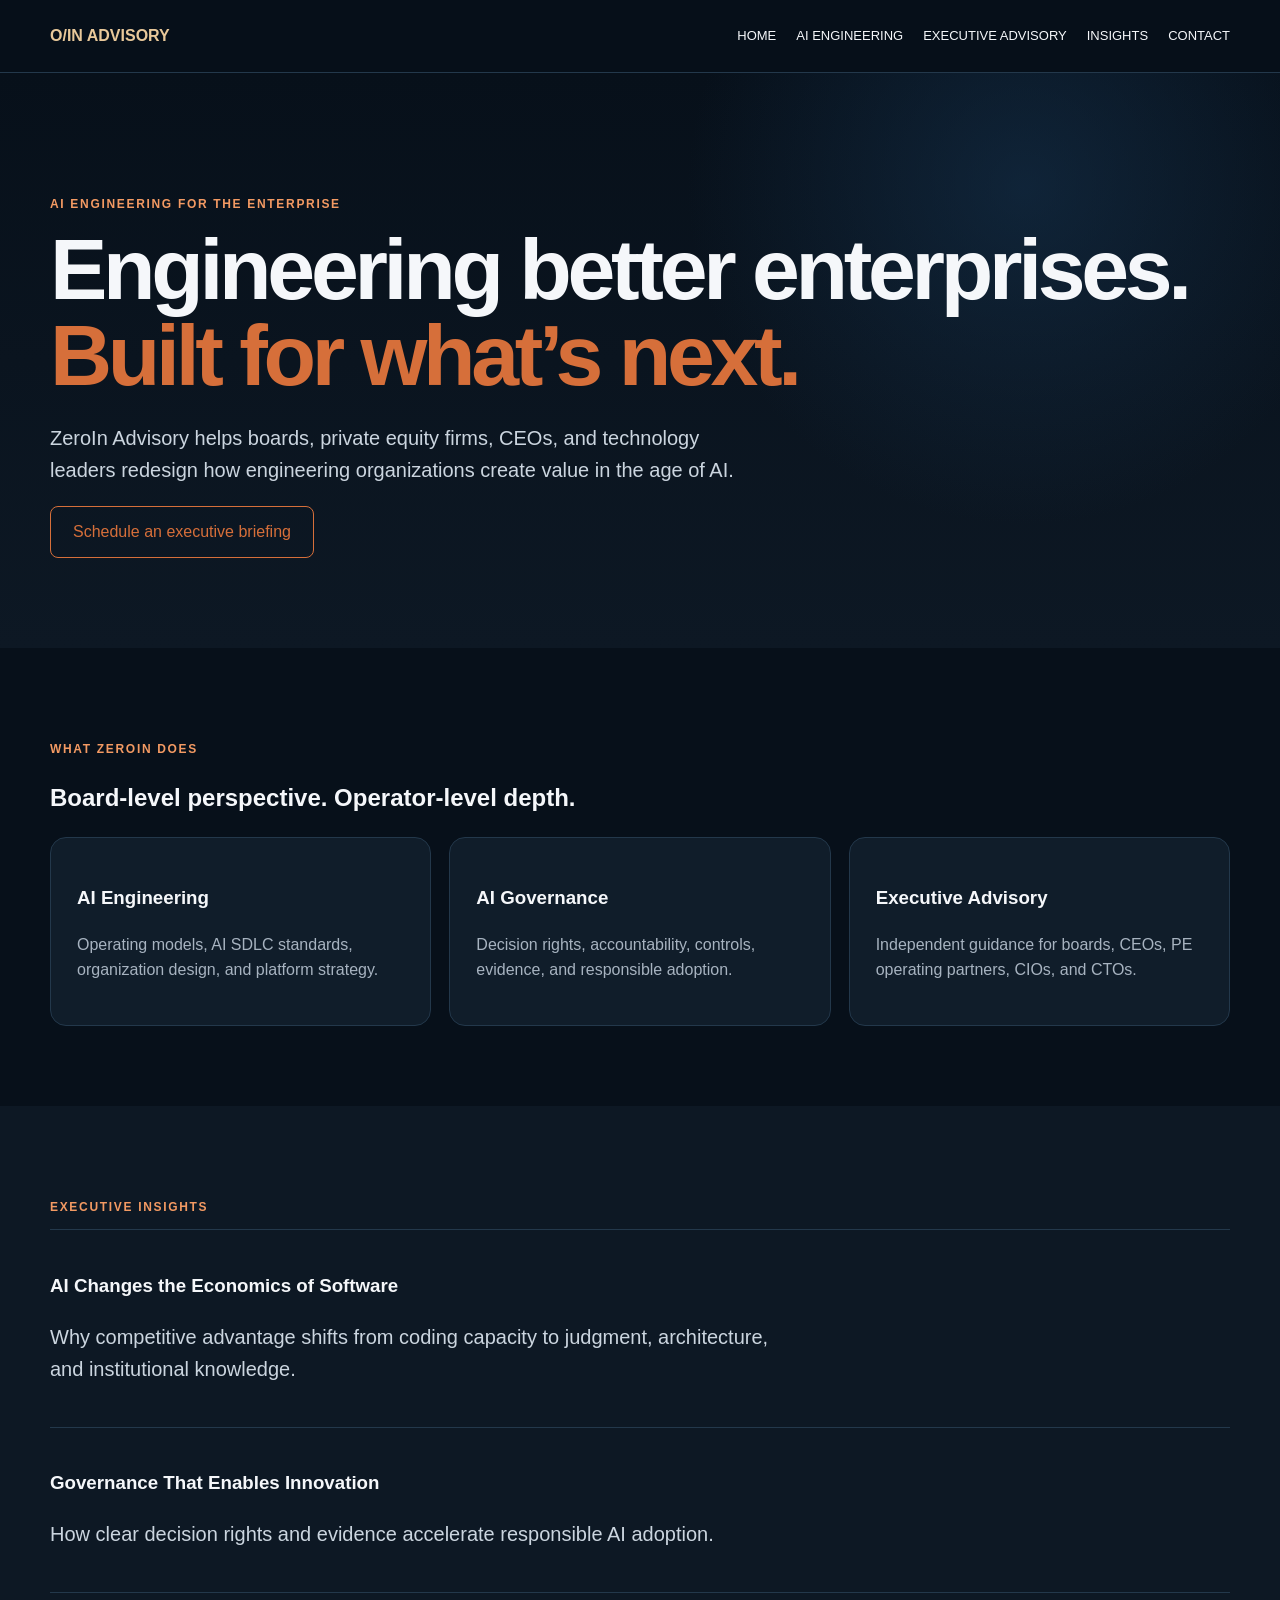
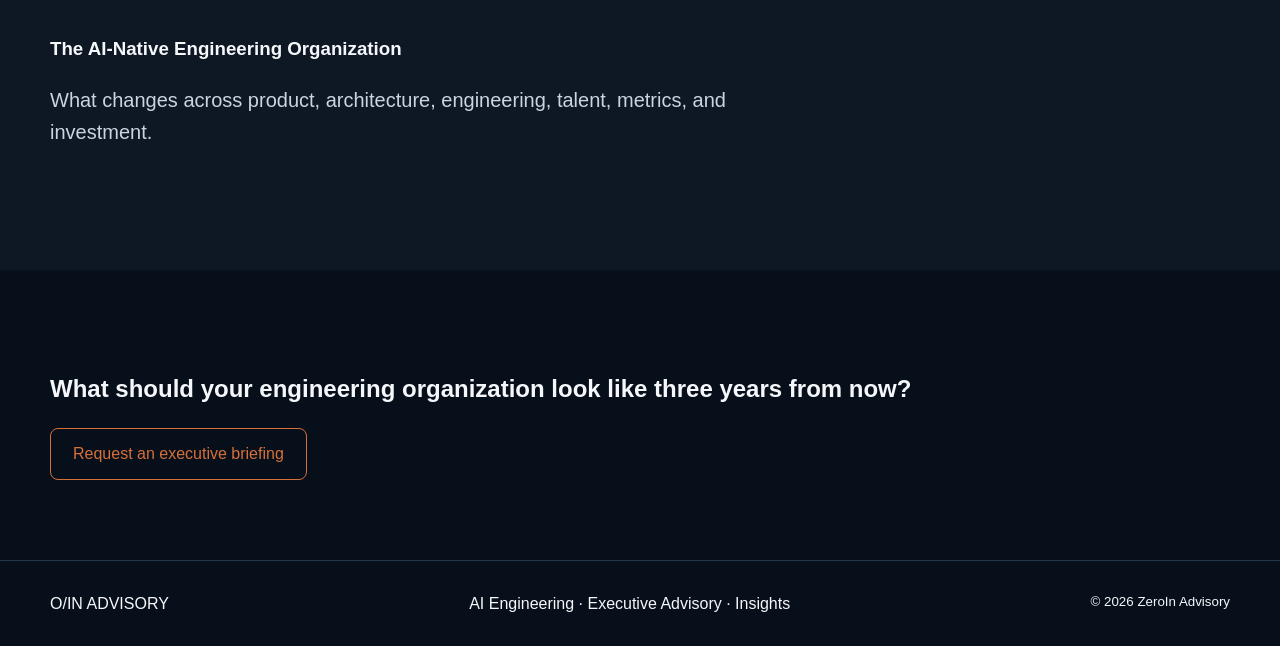
<file: index.html>
<!doctype html><html lang="en"><head><meta charset="utf-8"><meta name="viewport" content="width=device-width,initial-scale=1"><title>Home | ZeroIn Advisory</title><meta name="description" content="ZeroIn Advisory helps boards and executive teams build AI-native engineering operating models."><link rel="stylesheet" href="assets/styles.css"></head><body><header><div class="wrap nav"><a class="logo" href="index.html">O/IN ADVISORY</a><nav class="links"><a href="index.html">Home</a><a href="ai-engineering.html">AI Engineering</a><a href="advisory.html">Executive Advisory</a><a href="insights.html">Insights</a><a href="contact.html">Contact</a></nav></div></header><main>
<section class="hero"><div class="wrap"><p class="eyebrow">AI Engineering for the Enterprise</p><h1>Engineering better enterprises.<br><span>Built for what’s next.</span></h1><p class="lead">ZeroIn Advisory helps boards, private equity firms, CEOs, and technology leaders redesign how engineering organizations create value in the age of AI.</p><a class="btn" href="contact.html">Schedule an executive briefing</a></div></section>
<section class="section"><div class="wrap"><p class="eyebrow">What ZeroIn does</p><h2>Board-level perspective. Operator-level depth.</h2><div class="cards"><div class="card"><h3>AI Engineering</h3><p>Operating models, AI SDLC standards, organization design, and platform strategy.</p></div><div class="card"><h3>AI Governance</h3><p>Decision rights, accountability, controls, evidence, and responsible adoption.</p></div><div class="card"><h3>Executive Advisory</h3><p>Independent guidance for boards, CEOs, PE operating partners, CIOs, and CTOs.</p></div></div></div></section>
<section class="section alt"><div class="wrap"><p class="eyebrow">Executive insights</p><div class="insight"><h3>AI Changes the Economics of Software</h3><p class="lead">Why competitive advantage shifts from coding capacity to judgment, architecture, and institutional knowledge.</p></div><div class="insight"><h3>Governance That Enables Innovation</h3><p class="lead">How clear decision rights and evidence accelerate responsible AI adoption.</p></div><div class="insight"><h3>The AI-Native Engineering Organization</h3><p class="lead">What changes across product, architecture, engineering, talent, metrics, and investment.</p></div></div></section>
<section class="section"><div class="wrap"><h2>What should your engineering organization look like three years from now?</h2><a class="btn" href="contact.html">Request an executive briefing</a></div></section>
</main><footer><div class="wrap foot"><div>O/IN ADVISORY</div><div>AI Engineering · Executive Advisory · Insights</div><small>© 2026 ZeroIn Advisory</small></div></footer><script src="assets/app.js"></script></body></html>
</file>
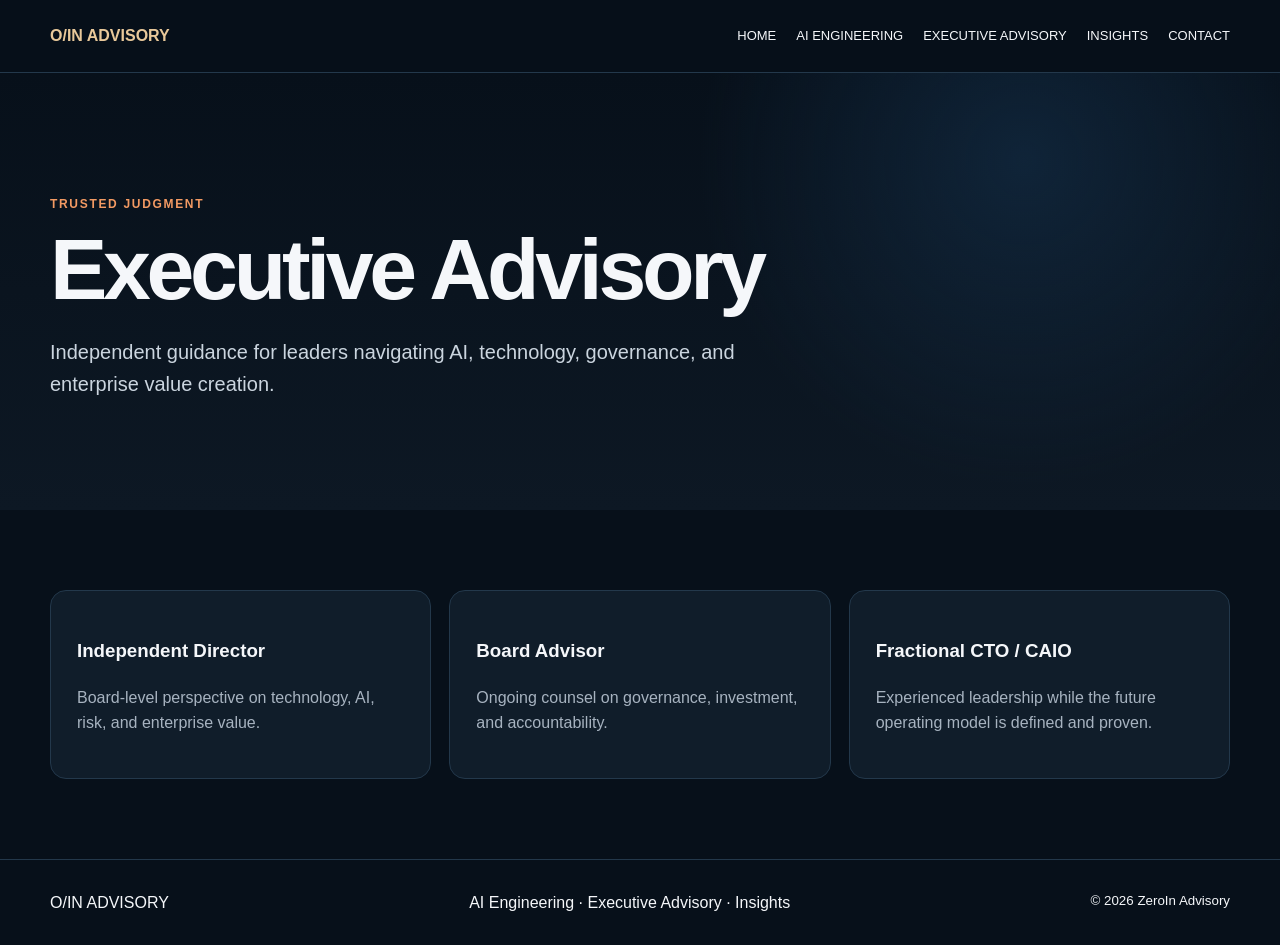
<file: advisory.html>
<!doctype html><html lang="en"><head><meta charset="utf-8"><meta name="viewport" content="width=device-width,initial-scale=1"><title>Executive Advisory | ZeroIn Advisory</title><meta name="description" content="Board, CEO, private equity, CIO, and CTO advisory."><link rel="stylesheet" href="assets/styles.css"></head><body><header><div class="wrap nav"><a class="logo" href="index.html">O/IN ADVISORY</a><nav class="links"><a href="index.html">Home</a><a href="ai-engineering.html">AI Engineering</a><a href="advisory.html">Executive Advisory</a><a href="insights.html">Insights</a><a href="contact.html">Contact</a></nav></div></header><main>
<section class="hero"><div class="wrap"><p class="eyebrow">Trusted judgment</p><h1>Executive Advisory</h1><p class="lead">Independent guidance for leaders navigating AI, technology, governance, and enterprise value creation.</p></div></section>
<section class="section"><div class="wrap cards"><div class="card"><h3>Independent Director</h3><p>Board-level perspective on technology, AI, risk, and enterprise value.</p></div><div class="card"><h3>Board Advisor</h3><p>Ongoing counsel on governance, investment, and accountability.</p></div><div class="card"><h3>Fractional CTO / CAIO</h3><p>Experienced leadership while the future operating model is defined and proven.</p></div></div></section>
</main><footer><div class="wrap foot"><div>O/IN ADVISORY</div><div>AI Engineering · Executive Advisory · Insights</div><small>© 2026 ZeroIn Advisory</small></div></footer><script src="assets/app.js"></script></body></html>
</file>
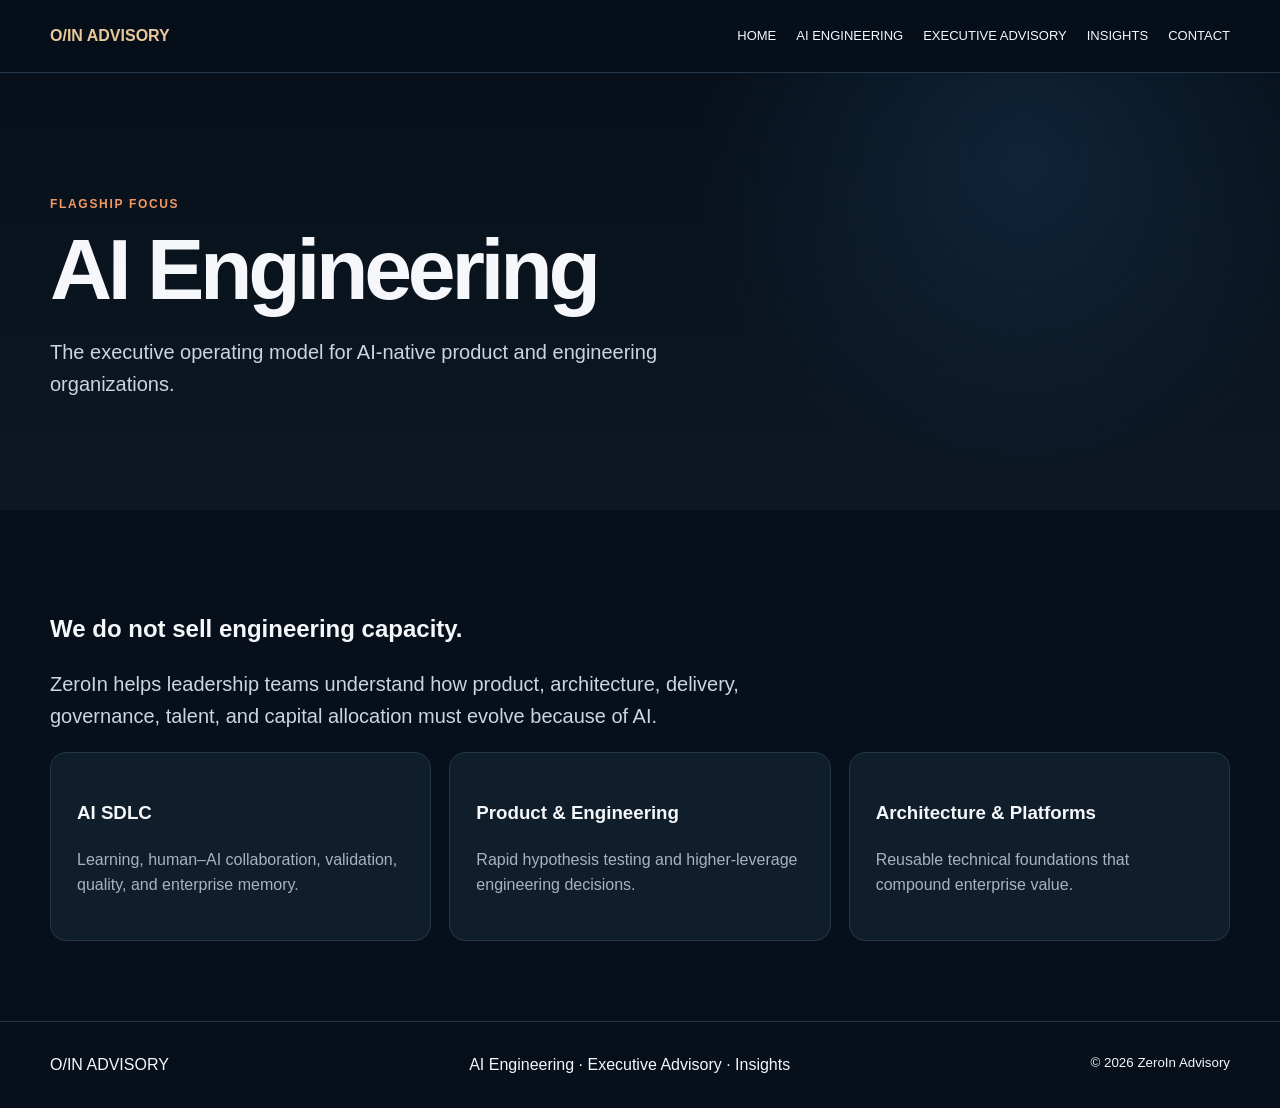
<file: ai-engineering.html>
<!doctype html><html lang="en"><head><meta charset="utf-8"><meta name="viewport" content="width=device-width,initial-scale=1"><title>AI Engineering | ZeroIn Advisory</title><meta name="description" content="Executive operating models for AI-native engineering organizations."><link rel="stylesheet" href="assets/styles.css"></head><body><header><div class="wrap nav"><a class="logo" href="index.html">O/IN ADVISORY</a><nav class="links"><a href="index.html">Home</a><a href="ai-engineering.html">AI Engineering</a><a href="advisory.html">Executive Advisory</a><a href="insights.html">Insights</a><a href="contact.html">Contact</a></nav></div></header><main>
<section class="hero"><div class="wrap"><p class="eyebrow">Flagship focus</p><h1>AI Engineering</h1><p class="lead">The executive operating model for AI-native product and engineering organizations.</p></div></section>
<section class="section"><div class="wrap"><h2>We do not sell engineering capacity.</h2><p class="lead">ZeroIn helps leadership teams understand how product, architecture, delivery, governance, talent, and capital allocation must evolve because of AI.</p><div class="cards"><div class="card"><h3>AI SDLC</h3><p>Learning, human–AI collaboration, validation, quality, and enterprise memory.</p></div><div class="card"><h3>Product & Engineering</h3><p>Rapid hypothesis testing and higher-leverage engineering decisions.</p></div><div class="card"><h3>Architecture & Platforms</h3><p>Reusable technical foundations that compound enterprise value.</p></div></div></div></section>
</main><footer><div class="wrap foot"><div>O/IN ADVISORY</div><div>AI Engineering · Executive Advisory · Insights</div><small>© 2026 ZeroIn Advisory</small></div></footer><script src="assets/app.js"></script></body></html>
</file>
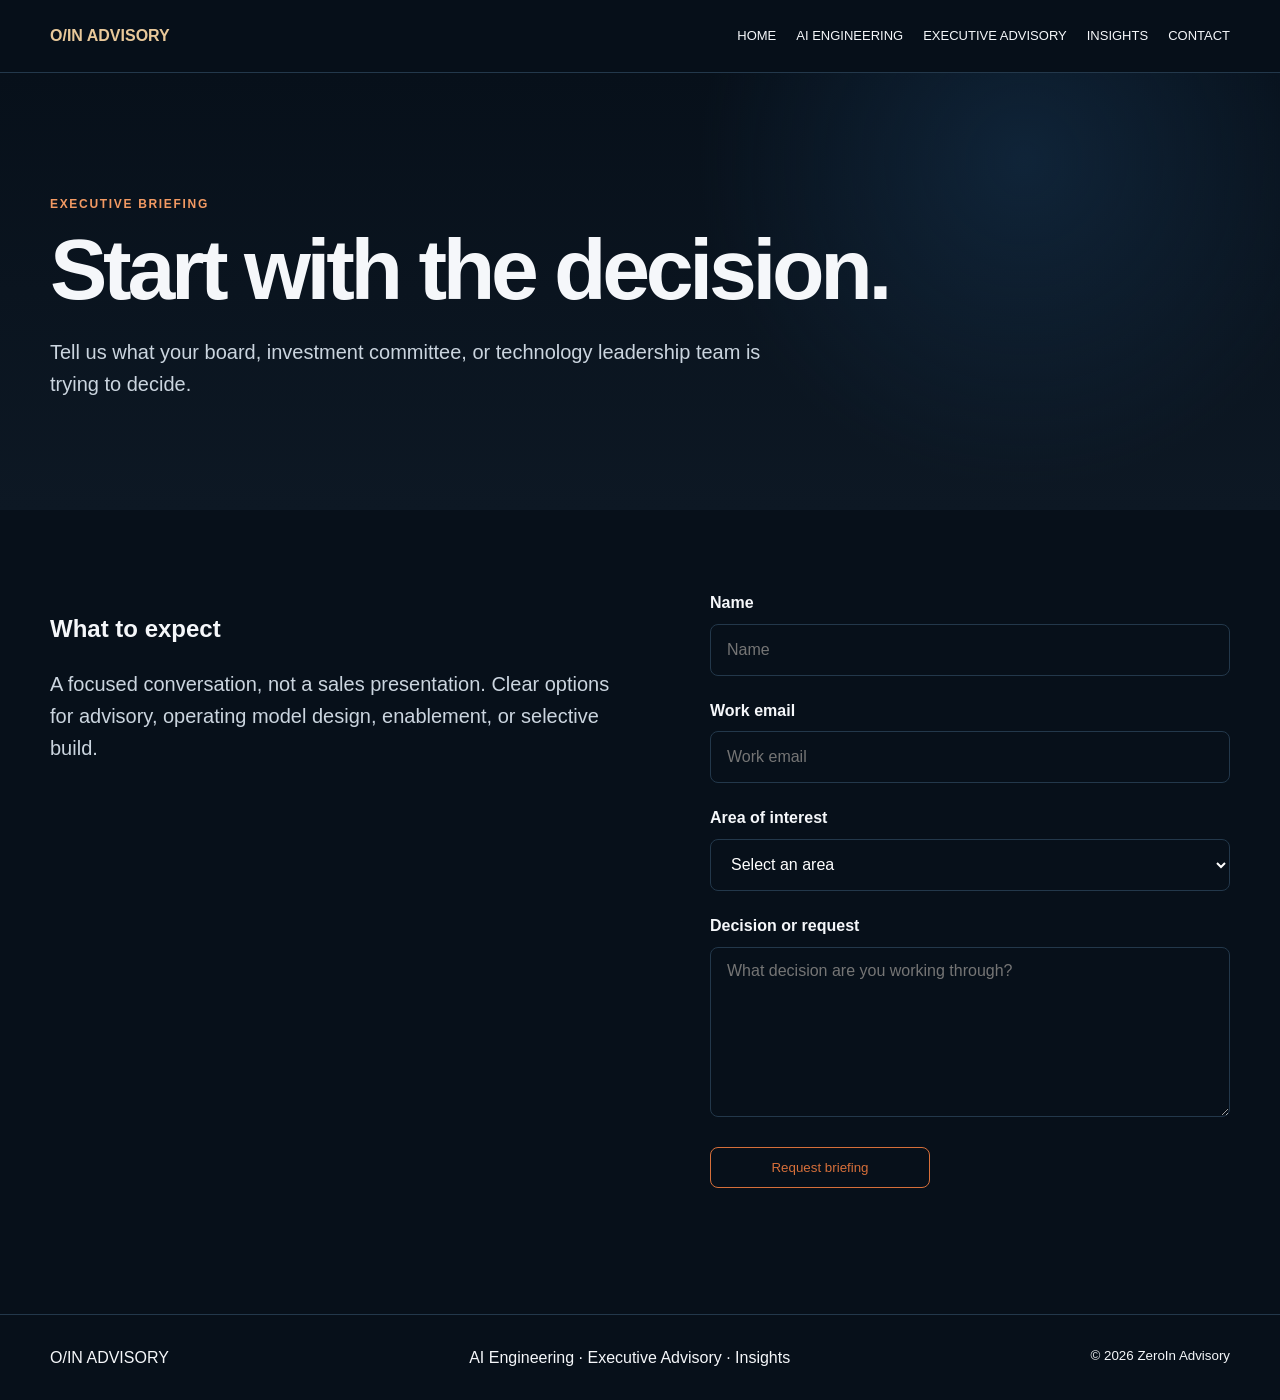
<file: contact.html>
<!doctype html><html lang="en"><head><meta charset="utf-8"><meta name="viewport" content="width=device-width,initial-scale=1"><title>Contact | ZeroIn Advisory</title><meta name="description" content="Request an executive briefing with ZeroIn Advisory."><link rel="stylesheet" href="assets/styles.css"></head><body><header><div class="wrap nav"><a class="logo" href="index.html">O/IN ADVISORY</a><nav class="links"><a href="index.html">Home</a><a href="ai-engineering.html">AI Engineering</a><a href="advisory.html">Executive Advisory</a><a href="insights.html">Insights</a><a href="contact.html">Contact</a></nav></div></header><main>
<section class="hero"><div class="wrap"><p class="eyebrow">Executive briefing</p><h1>Start with the decision.</h1><p class="lead">Tell us what your board, investment committee, or technology leadership team is trying to decide.</p></div></section>
<section class="section"><div class="wrap contact"><div><h2>What to expect</h2><p class="lead">A focused conversation, not a sales presentation. Clear options for advisory, operating model design, enablement, or selective build.</p></div>
<!--
  <iframe
  name="submission-target"
  id="submission-target"
  hidden>
</iframe>
-->
<form
  class="form"
  id="briefing-form"
  action="https://script.google.com/macros/s/AKfycby-zKa-VLjipCEHLWdJfUrLX9Qshz2bo6rupVFjxd7ooH4d45LhOku19qpNZHk7E7Ji/exec"
  method="POST">

  <label>
    Name<br>
    <input
      type="text"
      name="name"
      autocomplete="name"
      required
      placeholder="Name">
  </label>

  <label>
    Work email
    <input
      type="email"
      name="email"
      autocomplete="email"
      required
      placeholder="Work email">
  </label>

  <label>
    Area of interest
    <select name="service" required>
      <option value="" selected disabled>Select an area</option>
      <option value="AI Engineering">AI Engineering</option>
      <option value="AI Governance">AI Governance</option>
      <option value="Executive Advisory">Executive Advisory</option>
    </select>
  </label>

  <label>
    Decision or request
    <textarea
      name="request"
      required
      minlength="20"
      maxlength="3000"
      placeholder="What decision are you working through?"></textarea>
  </label>

  <!-- Honeypot: legitimate users should leave this empty -->
  <div class="form-trap" aria-hidden="true">
    <label>
      Company website
      <input
        type="text"
        name="website"
        tabindex="-1"
        autocomplete="off">
    </label>
  </div>

  <input type="hidden" name="source" value="ZeroIn Advisory website">

  <button class="btn" type="submit">Request briefing</button>

  <p id="form-status" role="status" aria-live="polite"></p>
</form>
</div></section>
</main><footer><div class="wrap foot"><div>O/IN ADVISORY</div><div>AI Engineering · Executive Advisory · Insights</div><small>© 2026 ZeroIn Advisory</small></div></footer>
<script src="assets/app.js?v=3"></script>
</body></html>
</file>
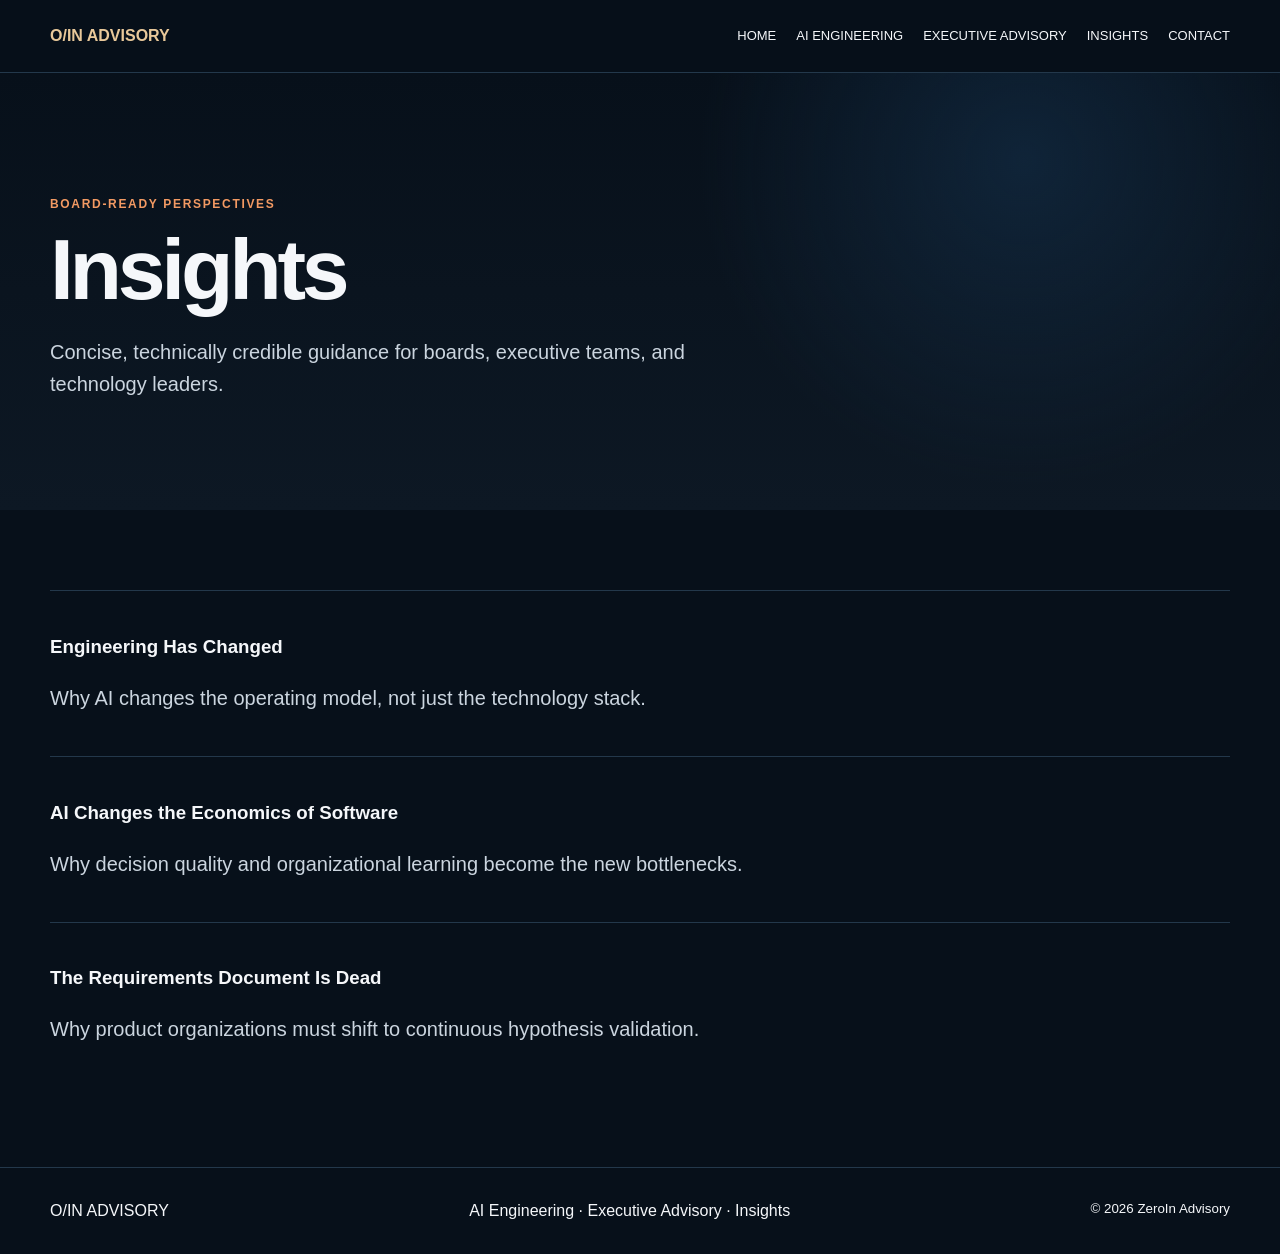
<file: insights.html>
<!doctype html><html lang="en"><head><meta charset="utf-8"><meta name="viewport" content="width=device-width,initial-scale=1"><title>Insights | ZeroIn Advisory</title><meta name="description" content="Board-ready insights on AI engineering and governance."><link rel="stylesheet" href="assets/styles.css"></head><body><header><div class="wrap nav"><a class="logo" href="index.html">O/IN ADVISORY</a><nav class="links"><a href="index.html">Home</a><a href="ai-engineering.html">AI Engineering</a><a href="advisory.html">Executive Advisory</a><a href="insights.html">Insights</a><a href="contact.html">Contact</a></nav></div></header><main>
<section class="hero"><div class="wrap"><p class="eyebrow">Board-ready perspectives</p><h1>Insights</h1><p class="lead">Concise, technically credible guidance for boards, executive teams, and technology leaders.</p></div></section>
<section class="section"><div class="wrap"><div class="insight"><h3>Engineering Has Changed</h3><p class="lead">Why AI changes the operating model, not just the technology stack.</p></div><div class="insight"><h3>AI Changes the Economics of Software</h3><p class="lead">Why decision quality and organizational learning become the new bottlenecks.</p></div><div class="insight"><h3>The Requirements Document Is Dead</h3><p class="lead">Why product organizations must shift to continuous hypothesis validation.</p></div></div></section>
</main><footer><div class="wrap foot"><div>O/IN ADVISORY</div><div>AI Engineering · Executive Advisory · Insights</div><small>© 2026 ZeroIn Advisory</small></div></footer><script src="assets/app.js"></script></body></html>
</file>
<file: assets/styles.css>
/* ==========================================================
   ZeroIn Advisory
   ========================================================== */

body {
    margin: 0;
    font-family: Arial, sans-serif;
    background: #07101a;
    color: #f5f7fa;
    line-height: 1.6;
}

a {
    color: inherit;
    text-decoration: none;
}

.wrap {
    width: min(calc(100% - 32px), 1180px);
    margin: auto;
}

/* ==========================================================
   Header
   ========================================================== */

header {
    position: sticky;
    top: 0;
    z-index: 20;

    background: rgba(7,16,26,.95);
    border-bottom: 1px solid #23384b;
}

.nav {
    display: flex;
    justify-content: space-between;
    align-items: center;
    min-height: 72px;
}

.logo {
    font-weight: 800;
    color: #e8c89a;
}

.links {
    display: flex;
    gap: 20px;

    font-size: 13px;
    text-transform: uppercase;
}

/* ==========================================================
   Hero
   ========================================================== */

.hero {
    padding: 110px 0 90px;

    background:
        radial-gradient(circle at 80% 20%, #16345188, transparent 30%),
        linear-gradient(180deg,#07101a,#0d1824);
}

h1 {
    margin: 0 0 24px;

    font-size: clamp(48px,8vw,86px);
    line-height: 1;
    letter-spacing: -.05em;
}

h1 span {
    color: #d66f3a;
}

.eyebrow {
    color: #f39a63;

    font-size: 12px;
    font-weight: 800;

    text-transform: uppercase;
    letter-spacing: .14em;
}

.lead {
    max-width: 720px;

    font-size: 20px;
    color: #cbd5df;
}

/* ==========================================================
   Buttons
   ========================================================== */

.btn {
    display: inline-flex;
    align-items: center;
    justify-content: center;

    padding: 12px 22px;

    border: 1px solid #d66f3a;
    border-radius: 8px;

    background: transparent;
    color: #d66f3a;

    cursor: pointer;
    transition: .2s ease;
}

.btn:hover {
    background: #d66f3a;
    color: #07101a;
}

/* ==========================================================
   Sections
   ========================================================== */

.section {
    padding: 80px 0;
}

.alt {
    background: #0d1824;
}

/* ==========================================================
   Cards
   ========================================================== */

.cards {
    display: grid;
    grid-template-columns: repeat(3,1fr);
    gap: 18px;
}

.card {
    padding: 26px;

    border: 1px solid #23384b;
    border-radius: 16px;

    background: #101d2a;
}

.card p {
    color: #a7b3c0;
}

.insight {
    padding: 22px 0;

    border-top: 1px solid #23384b;
}

/* ==========================================================
   Contact Layout
   ========================================================== */

.contact {
    display: grid;
    grid-template-columns: minmax(0,1fr) 520px;
    gap: 80px;
    align-items: start;
}

/* ==========================================================
   Form
   ========================================================== */

.form {
    display: grid;
    gap: 22px;
}

.form label {
    display: flex;
    flex-direction: column;
    gap: 8px;

    font-size: 16px;
    font-weight: 600;
}

.form input,
.form select,
.form textarea {

    width: 100%;
    box-sizing: border-box;

    padding: 14px 16px;

    border: 1px solid #23384b;
    border-radius: 8px;

    background: #07101a;
    color: #ffffff;

    font-size: 16px;
    font-family: inherit;

    transition: border-color .2s ease;
}

.form input,
.form select {
    height: 52px;
}

.form textarea {
    min-height: 170px;
    resize: vertical;
}

.form input:focus,
.form select:focus,
.form textarea:focus {

    outline: none;
    border-color: #d66f3a;
}

.form button {

    width: fit-content;
    min-width: 220px;

    margin-top: 8px;
}

#form-status {

    min-height: 24px;
    margin: 0;

    color: #cbd5df;
    font-size: 14px;
}

/* ==========================================================
   Honeypot
   ========================================================== */

.form-trap {
    position: absolute;

    left: -9999px;

    width: 1px;
    height: 1px;

    overflow: hidden;
}

/* ==========================================================
   Footer
   ========================================================== */

footer {

    padding: 30px 0;

    border-top: 1px solid #23384b;
}

.foot {

    display: flex;
    justify-content: space-between;
    gap: 20px;
}

/* ==========================================================
   Mobile
   ========================================================== */

@media (max-width: 760px) {

    .links {
        display: none;
    }

    .cards,
    .contact {
        grid-template-columns: 1fr;
    }

    .contact {
        gap: 48px;
    }

    .hero {
        padding-top: 85px;
    }

    .foot {
        flex-direction: column;
    }

    .form button {
        width: 100%;
    }
}
</file>
